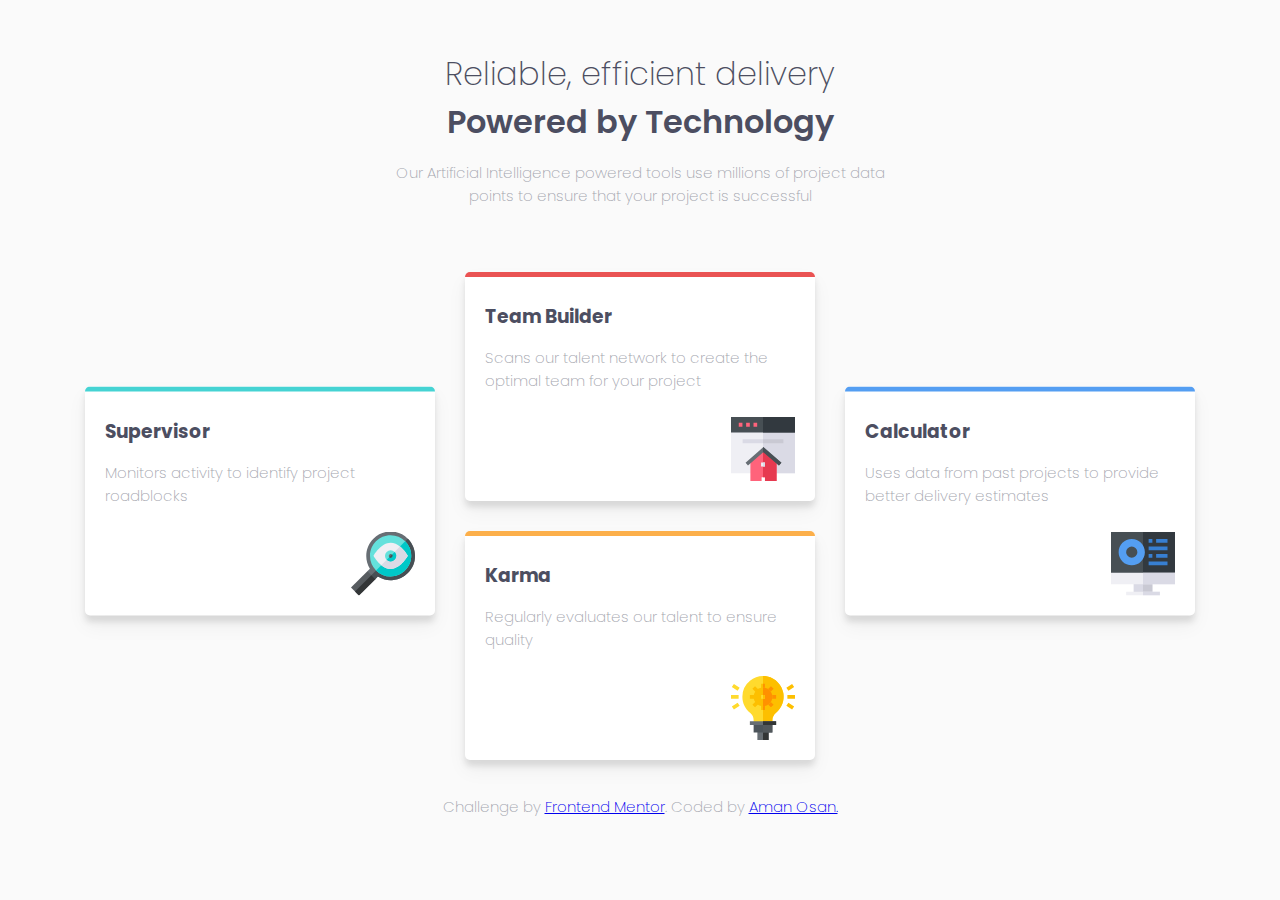
<file: four-card-feature-section-master/index.html>
<!DOCTYPE html>
<html lang="en">
	<head>
		<meta charset="UTF-8" />
		<meta name="viewport" content="width=device-width, initial-scale=1.0" />
		<!-- displays site properly based on user's device -->

		<link
			rel="icon"
			type="image/png"
			sizes="32x32"
			href="./images/favicon-32x32.png"
		/>

		<title>Frontend Mentor | Four card feature section</title>
		<link rel="stylesheet" href="styles.css" />
	</head>
	<body>
		<header>
			<h1>
				Reliable, efficient delivery
				<span>Powered by Technology</span>
			</h1>
			<p>
				Our Artificial Intelligence powered tools use millions of project data
				points to ensure that your project is successful
			</p>
		</header>

		<div class="container">
			<div class="box box__cyan box__push">
				<h3>Supervisor</h3>
				<p>Monitors activity to identify project roadblocks</p>
				<img src="images/icon-supervisor.svg" alt="Supervisor" />
			</div>
			<div class="box box__red">
				<h3>Team Builder</h3>
				<p>
					Scans our talent network to create the optimal team for your project
				</p>
				<img src="images/icon-team-builder.svg" alt="Team Builder" />
			</div>
			<div class="box box__blue box__push">
				<h3>Calculator</h3>
				<p>Uses data from past projects to provide better delivery estimates</p>
				<img src="images/icon-calculator.svg" alt="Calculator" />
			</div>
			<div class="box box__orange">
				<h3>Karma</h3>
				<p>Regularly evaluates our talent to ensure quality</p>
				<img src="images/icon-karma.svg" alt="Karma" />
			</div>
		</div>

		<footer>
			<p class="attribution">
				Challenge by
				<a href="https://www.frontendmentor.io?ref=challenge" target="_blank"
					>Frontend Mentor</a
				>. Coded by
				<a href="https://amanosan.github.io/Resume-Website/">Aman Osan.</a>
			</p>
		</footer>
	</body>
</html>
</file>
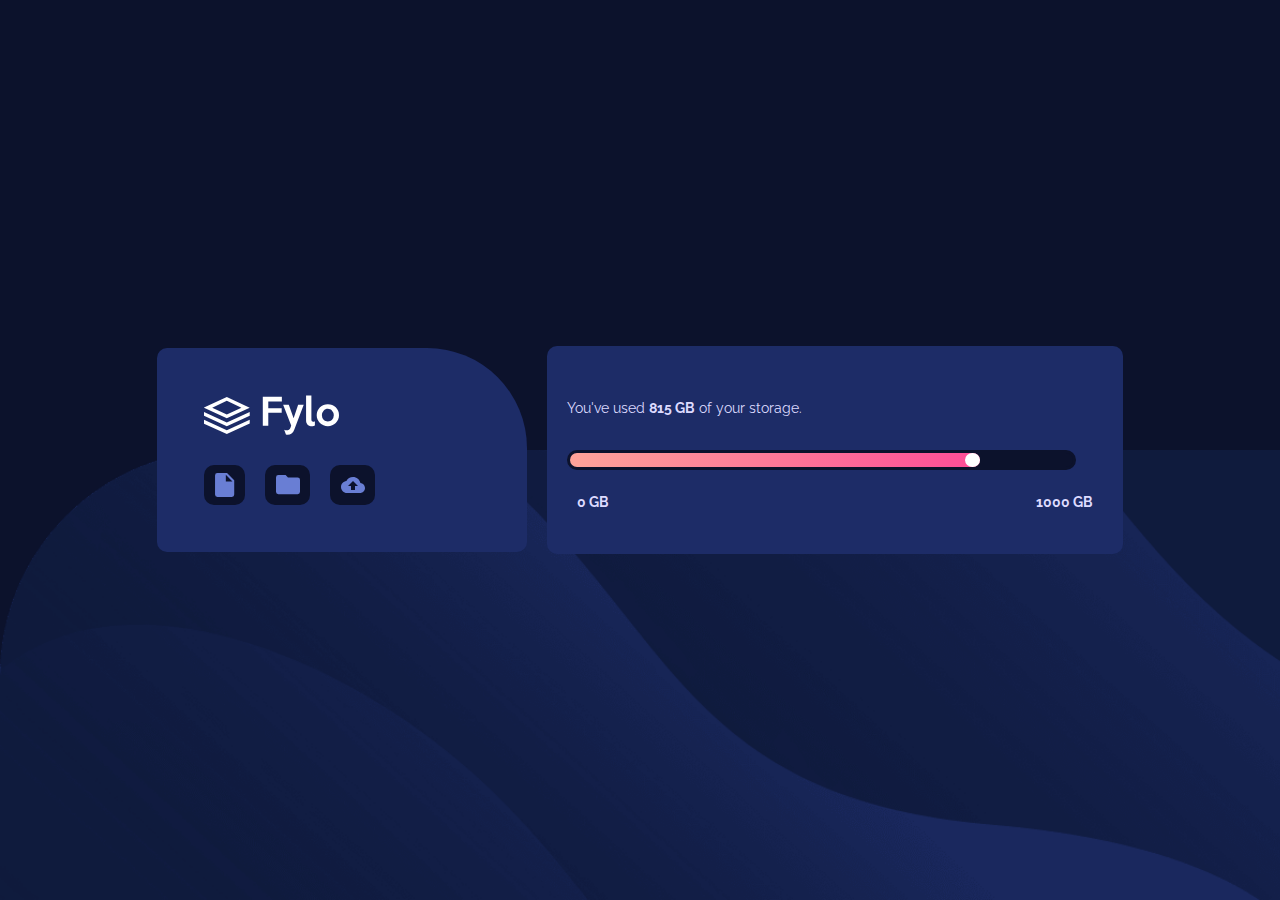
<file: fylo-data-storage-component-master/index.html>
<!DOCTYPE html>
<html lang="en">
	<head>
		<meta charset="UTF-8" />
		<meta name="viewport" content="width=device-width, initial-scale=1.0" />
		<!-- displays site properly based on user's device -->

		<link
			rel="icon"
			type="image/png"
			sizes="32x32"
			href="./images/favicon-32x32.png"
		/>

		<title>Frontend Mentor | Fylo data storage component</title>
		<link rel="stylesheet" href="style.css" />
	</head>
	<body>
		<div class="container">
			<div class="leftContent">
				<div class="logoSection">
					<img src="images/logo.svg" alt="Fylo Logo" />
				</div>
				<div class="buttonSection">
					<div class="document">
						<img src="images/icon-document.svg" alt="Document" />
					</div>
					<div class="folder">
						<img src="images/icon-folder.svg" alt="Folder" />
					</div>
					<div class="upload">
						<img src="images/icon-upload.svg" alt="Upload" />
					</div>
				</div>
			</div>

			<div class="rightContent">
				<div class="dataText">
					<p>You've used <span>815 GB</span> of your storage.</p>
				</div>

				<div class="progressBar">
					<div class="insideBar">
						<div class="whiteBall"></div>
					</div>
				</div>
				<div class="limitText">
					<p>0 GB</p>
					<p>1000 GB</p>
				</div>
			</div>

			<div class="bottomContent">
				<p>185 <span>GB Left</span></p>
			</div>

			<div class="background"></div>
		</div>
	</body>
</html>
</file>
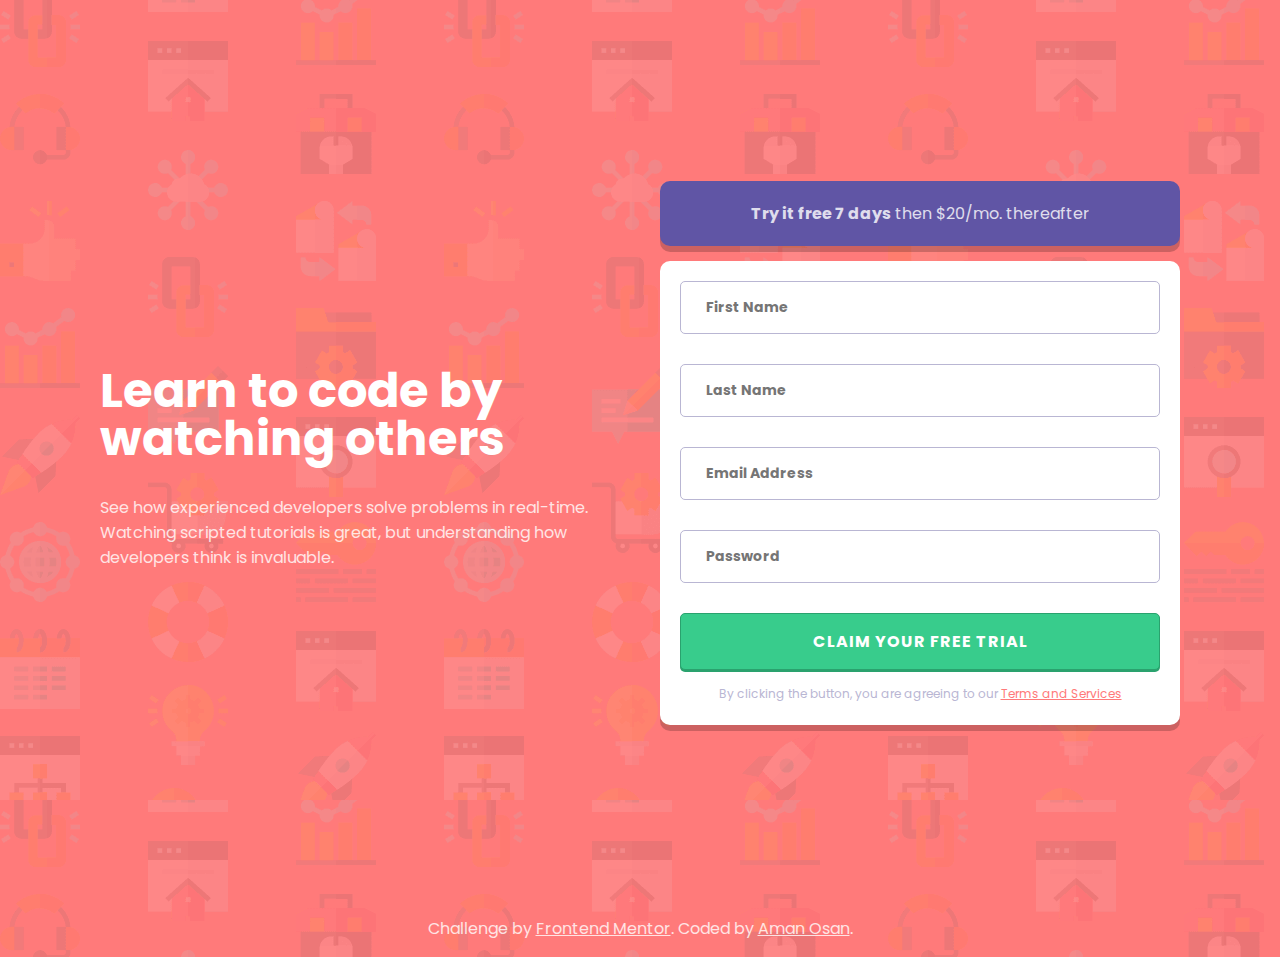
<file: intro-component-with-signup-form-master/index.html>
<!DOCTYPE html>
<html lang="en">
	<head>
		<meta charset="UTF-8" />
		<meta name="viewport" content="width=device-width, initial-scale=1.0" />
		<link
			rel="icon"
			type="image/png"
			sizes="32x32"
			href="./images/favicon-32x32.png"
		/>

		<title>Frontend Mentor | Intro component with sign up form</title>
		<link rel="stylesheet" href="style.css" />
	</head>
	<body>
		<div class="container">
			<div>
				<h1>Learn to code by watching others</h1>
				<p>
					See how experienced developers solve problems in real-time. Watching
					scripted tutorials is great, but understanding how developers think is
					invaluable.
				</p>
			</div>

			<div>
				<div class="box box-blue">
					<p><strong>Try it free 7 days</strong> then $20/mo. thereafter</p>
				</div>

				<form class="box" id="form">
					<div class="form-control">
						<input type="text" id="firstName" placeholder="First Name" />
						<img src="images/icon-error.svg" alt="Error" />
						<small></small>
					</div>
					<div class="form-control">
						<input type="text" id="lastName" placeholder="Last Name" />
						<img src="images/icon-error.svg" alt="Error" />
						<small>Last name cannot be empty</small>
					</div>
					<div class="form-control">
						<input type="email" id="email" placeholder="Email Address" />
						<img src="images/icon-error.svg" alt="Error" />
						<small>Looks like this is not an email</small>
					</div>
					<div class="form-control">
						<input type="password" id="password" placeholder="Password" />
						<img src="images/icon-error.svg" alt="Error" />
						<small>Password cannot be empty</small>
					</div>

					<button>CLAIM YOUR FREE TRIAL</button>
					<small class="terms-and-condition">
						By clicking the button, you are agreeing to our
						<a href="#">Terms and Services</a>
					</small>
				</form>
			</div>
		</div>
		<footer>
			<p class="attribution">
				Challenge by
				<a href="https://www.frontendmentor.io?ref=challenge" target="_blank"
					>Frontend Mentor</a
				>. Coded by
				<a href="https://amanosan.github.io/Resume-Website/">Aman Osan</a>.
			</p>
		</footer>
		<script src="index.js"></script>
	</body>
</html>
</file>
<file: four-card-feature-section-master/styles.css>
@import url("https://fonts.googleapis.com/css2?family=Poppins:wght@200;400;600&display=swap");

* {
	box-sizing: border-box;
}

body {
	font-family: "Poppins", sans-serif;
	background-color: hsl(0, 0%, 98%);
	color: hsl(234, 12%, 34%);
}

header {
	max-width: 500px;
	text-align: center;
	margin: 50px auto;
}

h1 {
	margin: 0;
	font-weight: 200;
}

h1 span {
	font-weight: 600;
}

h3 {
	margin: 10px 0;
}

p {
	font-weight: 200;
	color: hsl(229, 6%, 66%);
	font-size: 15px;
}

footer {
	text-align: center;
	margin-top: 20px;
}

.container {
	display: flex;
	margin: 0 auto;
	flex-wrap: wrap;
	justify-content: center;
	max-width: 1210px;
}

.box {
	max-width: 350px;
	background-color: #fff;
	box-shadow: 0 10px 20px rgba(0, 0, 0, 0.05), 0 6px 6px rgba(0, 0, 0, 0.1);
	border-radius: 5px;
	overflow: hidden;
	margin: 15px;
	padding: 20px;
	position: relative;
	overflow: hidden;
}

/* Top coloured line on top of boxes */
.box::after {
	content: "";
	height: 5px;
	width: 100%;
	top: 0;
	left: 0;
	position: absolute;
}

.box__push {
	transform: translateY(50%);
}

.box__cyan::after {
	background-color: hsl(180, 62%, 55%);
}

.box__red::after {
	background-color: hsl(0, 78%, 62%);
}

.box__orange::after {
	background-color: hsl(34, 97%, 64%);
}

.box__blue::after {
	background-color: hsl(212, 86%, 64%);
}

.box img {
	display: block;
	margin-left: auto;
	margin-top: 25px;
}

@media only screen and (max-width: 775px) {
	.box__push {
		transform: translateY(0);
	}
}
</file>
<file: fylo-data-storage-component-master/style.css>
@import url("https://fonts.googleapis.com/css2?family=Raleway:wght@400;700&display=swap");

* {
	box-sizing: border-box;
}

body {
	margin: 0;
	padding: 0;
	font-family: "Raleway", sans-serif;
	font-size: 14px;
	color: hsl(243, 100%, 93%);
}

p {
	font-weight: 400;
}

span {
	font-weight: 700;
}

/* Content */
.container {
	display: flex;
	flex-wrap: wrap;
	justify-content: center;
	align-items: center;
	background-color: hsl(229, 57%, 11%);
	height: 100vh;
	width: 100%;
}

/* Left Box content */
.leftContent {
	background-color: hsl(228, 56%, 26%);
	padding: 20px;
	padding-right: 50px;
	margin-right: 20px;
	border-radius: 10px 100px 10px 10px;
	display: flex;
	flex-direction: column;
	z-index: 1000;
}

.logoSection {
	margin: 9%;
	width: 50%;
}

.buttonSection {
	display: flex;
	justify-content: space-between;
	align-items: center;
	width: 50%;
	margin-left: 9%;
	margin-bottom: 9%;
}

.folder,
.document,
.upload {
	margin-right: 20px;
	padding: 7%;
	background-color: hsl(229, 57%, 11%);
	height: 40px;
	width: 80px;
	border-radius: 10px;
	display: flex;
	justify-content: center;
	align-items: center;
}

/* Right Box Content */
.rightContent {
	background-color: hsl(228, 56%, 26%);
	width: 45%;
	padding: 20px;
	border-radius: 10px;
	display: flex;
	flex-direction: column;
	z-index: 1000;
}

.dataText {
	margin: 20px;
	margin-left: 0;
}

.progressBar {
	height: 20px;
	width: 95%;
	border-radius: 1000px;
	background-color: hsl(229, 57%, 11%);
	border: 3px solid hsl(229, 57%, 11%);
}

.insideBar {
	display: block;
	height: 100%;
	width: 81.5%;
	border-radius: 1000px;
	background: linear-gradient(to right, hsl(6, 100%, 80%), hsl(335, 100%, 65%));
	display: flex;
	justify-content: flex-end;
}

.whiteBall {
	width: 15px;
	height: 100%;
	border-radius: 50%;
	background-color: #ffffff;
}

.limitText {
	display: flex;
	justify-content: space-between;
	margin: 10px;
}

.limitText p {
	font-weight: 700;
}

.bottomContent {
	display: none;
}
/* Backgroud Image */
.background {
	height: 50vh;
	width: 100%;
	background-image: url("images/bg-desktop.png");
	background-size: cover;
	background-repeat: no-repeat;
	position: absolute;
	top: 50vh;
}

@media (max-width: 730px) {
	.container {
		background: url("images/bg-mobile.png");
		background-size: cover;
		display: flex;
		flex-direction: column;
		justify-content: center;
		align-items: center;
	}

	.leftContent {
		width: 90%;
		margin: 0%;
	}

	.rightContent {
		width: 90%;
		margin-top: 20px;
	}

	.bottomContent {
		background-color: #ffffff;
		display: flex;
		height: 10%;
		width: 45%;
		color: hsl(229, 57%, 11%);
		z-index: 1000;
		justify-content: center;
		align-items: center;
		border-radius: 10px;
		border: 2px solid hsl(229, 57%, 11%);
		transform: translateY(-30%);
	}

	.bottomContent p {
		font-size: 2rem;
		font-weight: 700;
	}

	.bottomContent span {
		font-size: 14px;
		font-weight: 400;
		color: hsl(229, 7%, 55%);
	}

	.background {
		display: none;
	}
}
</file>
<file: intro-component-with-signup-form-master/style.css>
@import url("https://fonts.googleapis.com/css2?family=Poppins:wght@400;500;600;700&display=swap");

* {
	box-sizing: border-box;
}

body {
	background-color: hsl(0, 100%, 74%);
	background-image: url("images/bg-intro-desktop.png");
	font-family: "Poppins", sans-serif;
	color: #ffffff;
	margin: 0;
	padding: 0;
}

h1 {
	font-size: 3rem;
	line-height: 1;
}

p {
	opacity: 0.8;
	font-size: 16px;
}

.container {
	display: flex;
	flex-wrap: wrap;
	justify-content: center;
	align-items: center;
	padding: 0 80px;
	margin: 0 auto;
	min-height: 100vh;
	padding-top: 20px;
}

.container > div {
	flex: 1;
	padding: 0 20px;
}

.box {
	background-color: #ffffff;
	padding: 20px;
	margin-bottom: 15px;
	border-radius: 10px;
	box-shadow: 0 6px rgba(0, 0, 0, 0.2);
	text-align: center;
}

.box p {
	margin: 0;
}

.box-blue {
	background-color: hsl(248, 32%, 49%);
}

.form-control {
	margin-bottom: 30px;
	position: relative;
}

.form-control small {
	position: absolute;
	margin-bottom: 100px;
	font-size: 12px;
	font-style: italic;
	font-weight: 500;
	right: 0;
	text-align: right;
	opacity: 0;
	color: hsl(0, 100%, 74%);
}

.form-control.error input {
	border-color: hsl(0, 100%, 74%);
}

.email-error input::placeholder {
	color: hsl(0, 100%, 74%);
}

.form-control img {
	position: absolute;
	top: 15px;
	right: 15px;
	opacity: 0;
}

input {
	display: block;
	width: 100%;
	padding: 15px 25px;
	border: 1px solid hsl(246, 25%, 77%);
	border-radius: 5px;
	font-weight: 700;
	font-size: 14px;
	font-family: "Poppins", sans-serif;
}

input:focus {
	outline: none;
	border: 1px solid hsl(249, 10%, 26%);
}

button {
	background-color: hsl(154, 59%, 51%);
	padding: 15px 25px;
	display: block;
	width: 100%;
	font-family: "Poppins", sans-serif;
	font-size: 16px;
	font-weight: 700;
	letter-spacing: 1px;
	color: #ffffff;
	border: 1px solid hsl(154, 59%, 40%);
	border-radius: 5px;
	box-shadow: 0 2px hsl(154, 59%, 40%);
	margin-bottom: 10px;
	cursor: pointer;
}

button:focus {
	outline: none;
}

button:active {
	transform: translateY(1px);
	box-shadow: 0 0px hsl(154, 59%, 40%);
}

.terms-and-condition {
	font-size: 12px;
	color: hsl(246, 25%, 77%);
}

.terms-and-condition a {
	color: hsl(0, 100%, 74%);
}

footer {
	text-align: center;
	font-size: 14px;
	color: #ffffff;
	font-weight: 400;
}

footer a {
	color: #ffffff;
}

footer a:hover {
	color: hsl(248, 32%, 49%);
}

@media (max-width: 977px) {
	body {
		overflow: visible;
	}
	.container {
		flex-direction: column;
		justify-content: center;
		align-items: center;
		text-align: center;
		padding-bottom: 20px;
	}

	.container > div {
		padding: 0;
	}

	.box-blue {
		margin-top: 75px;
	}

	form {
		margin-top: 25px;
	}
}
</file>
